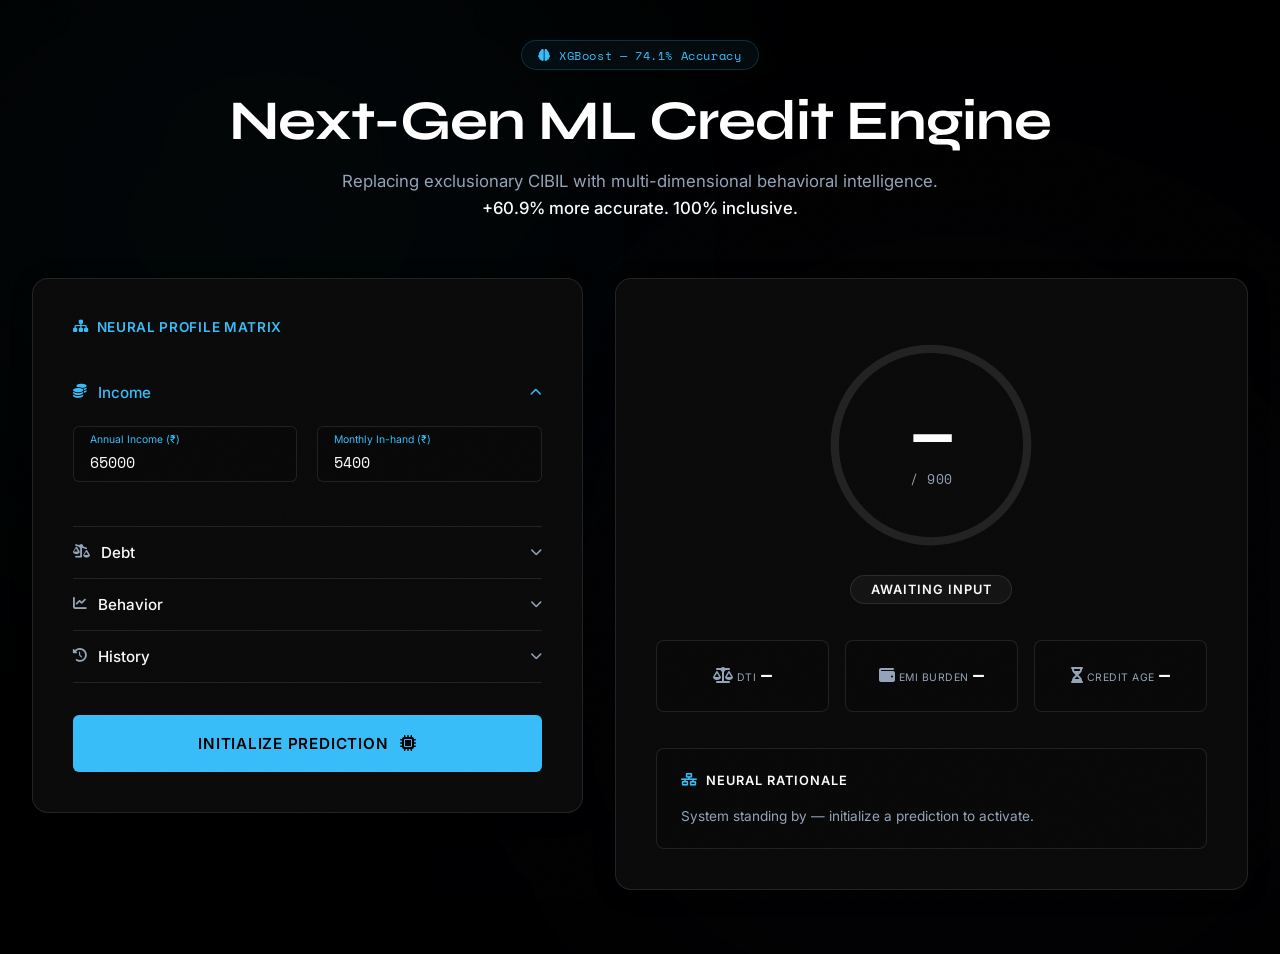
<file: index.html>
<!DOCTYPE html>
<html lang="en">
<head>
    <meta charset="UTF-8">
    <meta name="viewport" content="width=device-width, initial-scale=1.0">
    <title>ML Credit Scorer | Neural Finance</title>
    <meta name="description" content="Next-generation ML credit scoring engine replacing traditional CIBIL with behavioral analysis.">
    <link rel="preconnect" href="https://fonts.googleapis.com">
    <link rel="preconnect" href="https://fonts.gstatic.com" crossorigin>
    <link href="https://fonts.googleapis.com/css2?family=Syne:wght@600;700;800&family=Space+Mono:wght@400;700&family=Inter:wght@300;400;500&display=swap" rel="stylesheet">
    <link rel="stylesheet" href="https://cdnjs.cloudflare.com/ajax/libs/font-awesome/6.4.0/css/all.min.css">
    <link rel="stylesheet" href="style.css">
</head>
<body>

    <!-- Grain Texture -->
    <div class="grain"></div>

    <!-- 6 Layered Blobs -->
    <div class="blob b1"></div>
    <div class="blob b2"></div>
    <div class="blob b3"></div>
    <div class="blob b4"></div>
    <div class="blob b5"></div>
    <div class="blob b6"></div>

    <div class="wrapper">

        <header class="site-header">
            <div class="header-badge"><i class="fa-solid fa-brain"></i> XGBoost — 74.1% Accuracy</div>
            <h1 id="hero-title">Next-Gen ML Credit Engine</h1>
            <p class="hero-sub">Replacing exclusionary CIBIL with multi-dimensional behavioral intelligence. <em>+60.9% more accurate. 100% inclusive.</em></p>
        </header>

        <div class="dashboard">

            <!-- LEFT: Input Form -->
            <section class="panel form-panel">
                <div class="panel-label"><i class="fa-solid fa-sitemap"></i> Neural Profile Matrix</div>

                <form id="predict-form" novalidate>

                    <!-- Accordion: Income -->
                    <div class="accordion active" id="acc-income">
                        <button type="button" class="acc-header">
                            <span><i class="fa-solid fa-coins"></i> Income</span>
                            <i class="fa-solid fa-chevron-down caret"></i>
                        </button>
                        <div class="acc-body">
                            <div class="field-row">
                                <div class="field">
                                    <input type="number" id="Annual_Income" value="65000" placeholder=" " autocomplete="off">
                                    <label for="Annual_Income">Annual Income (₹)</label>
                                </div>
                                <div class="field">
                                    <input type="number" id="Monthly_Inhand_Salary" value="5400" placeholder=" " autocomplete="off">
                                    <label for="Monthly_Inhand_Salary">Monthly In-hand (₹)</label>
                                </div>
                            </div>
                        </div>
                    </div>

                    <!-- Accordion: Debt -->
                    <div class="accordion" id="acc-debt">
                        <button type="button" class="acc-header">
                            <span><i class="fa-solid fa-scale-unbalanced-flip"></i> Debt</span>
                            <i class="fa-solid fa-chevron-down caret"></i>
                        </button>
                        <div class="acc-body">
                            <div class="field-row">
                                <div class="field">
                                    <input type="number" id="Total_EMI_per_month" value="1200" placeholder=" " autocomplete="off">
                                    <label for="Total_EMI_per_month">Total EMI / Month (₹)</label>
                                </div>
                                <div class="field">
                                    <input type="number" id="Outstanding_Debt" value="2500" placeholder=" " autocomplete="off">
                                    <label for="Outstanding_Debt">Outstanding Debt (₹)</label>
                                </div>
                            </div>
                        </div>
                    </div>

                    <!-- Accordion: Behavior -->
                    <div class="accordion" id="acc-behavior">
                        <button type="button" class="acc-header">
                            <span><i class="fa-solid fa-chart-line"></i> Behavior</span>
                            <i class="fa-solid fa-chevron-down caret"></i>
                        </button>
                        <div class="acc-body">
                            <div class="field-row">
                                <div class="field">
                                    <input type="number" id="Delay_from_due_date" value="4" placeholder=" " autocomplete="off">
                                    <label for="Delay_from_due_date">Delay from Due Date (Days)</label>
                                </div>
                                <div class="field">
                                    <input type="number" id="Interest_Rate" value="12" step="0.1" placeholder=" " autocomplete="off">
                                    <label for="Interest_Rate">Interest Rate (%)</label>
                                </div>
                            </div>
                            <div class="field-row">
                                <div class="field">
                                    <input type="number" id="Changed_Credit_Limit" value="10.5" step="0.1" placeholder=" " autocomplete="off">
                                    <label for="Changed_Credit_Limit">Changed Credit Limit (%)</label>
                                </div>
                                <div class="field select-wrap">
                                    <select id="Payment_of_Min_Amount">
                                        <option value="No" selected>No — Pays Full Balance</option>
                                        <option value="Yes">Yes — Minimum Only</option>
                                        <option value="Not Meaningful">N/A</option>
                                    </select>
                                    <label for="Payment_of_Min_Amount">Min Amount Paid?</label>
                                    <i class="fa-solid fa-chevron-down sel-caret"></i>
                                </div>
                            </div>
                        </div>
                    </div>

                    <!-- Accordion: History -->
                    <div class="accordion" id="acc-history">
                        <button type="button" class="acc-header">
                            <span><i class="fa-solid fa-clock-rotate-left"></i> History</span>
                            <i class="fa-solid fa-chevron-down caret"></i>
                        </button>
                        <div class="acc-body">
                            <div class="field-row">
                                <div class="field">
                                    <input type="number" id="Credit_History_Months" value="84" placeholder=" " autocomplete="off">
                                    <label for="Credit_History_Months">Credit History (Months)</label>
                                </div>
                                <div class="field">
                                    <input type="number" id="Num_Credit_Inquiries" value="2" placeholder=" " autocomplete="off">
                                    <label for="Num_Credit_Inquiries">Credit Inquiries</label>
                                </div>
                            </div>
                            <div class="field-row">
                                <div class="field">
                                    <input type="number" id="Num_of_Loan" value="2" placeholder=" " autocomplete="off">
                                    <label for="Num_of_Loan">No. of Loans</label>
                                </div>
                                <div class="field">
                                    <input type="number" id="Num_Credit_Card" value="3" placeholder=" " autocomplete="off">
                                    <label for="Num_Credit_Card">No. of Credit Cards</label>
                                </div>
                            </div>
                            <div class="field-row">
                                <div class="field select-wrap full">
                                    <select id="Credit_Mix">
                                        <option value="Good">Good (Diverse Mix)</option>
                                        <option value="Standard" selected>Standard</option>
                                        <option value="Bad">Bad (One-dimensional)</option>
                                    </select>
                                    <label for="Credit_Mix">Credit Mix Profile</label>
                                    <i class="fa-solid fa-chevron-down sel-caret"></i>
                                </div>
                            </div>
                        </div>
                    </div>

                    <button type="submit" id="submit-btn" class="run-btn">
                        <span class="btn-label">INITIALIZE PREDICTION</span>
                        <i class="fa-solid fa-microchip btn-icon"></i>
                    </button>

                </form>
            </section>

            <!-- RIGHT: Score Display -->
            <section class="panel score-panel">

                <div class="gauge-zone">
                    <div class="ripple-ring" id="ripple-ring"></div>
                    <div class="gauge-wrap">
                        <svg viewBox="0 0 160 160" class="gauge-svg" id="gauge-svg">
                            <defs>
                                <linearGradient id="gaugeGrad" x1="0%" y1="100%" x2="100%" y2="0%">
                                    <stop offset="0%" stop-color="#ef4444"/>
                                    <stop offset="40%" stop-color="#f59e0b"/>
                                    <stop offset="75%" stop-color="#10b981"/>
                                    <stop offset="100%" stop-color="#00f0ff"/>
                                </linearGradient>
                            </defs>
                            <circle class="gauge-track" cx="80" cy="80" r="70"/>
                            <circle class="gauge-fill" id="gauge-fill" cx="80" cy="80" r="70"/>
                        </svg>
                        <div class="gauge-center">
                            <span class="score-num" id="target-score">—</span>
                            <span class="score-max">/ 900</span>
                        </div>
                    </div>
                    <div class="band-badge" id="band-badge">AWAITING INPUT</div>
                </div>

                <!-- Hex Metric Cards -->
                <div class="hex-row">
                    <div class="hex-card" id="card-dti">
                        <div class="hex-inner">
                            <i class="fa-solid fa-scale-balanced"></i>
                            <span class="hex-label">DTI</span>
                            <span class="hex-val" id="dti-val">—</span>
                        </div>
                    </div>
                    <div class="hex-card" id="card-emi">
                        <div class="hex-inner">
                            <i class="fa-solid fa-wallet"></i>
                            <span class="hex-label">EMI Burden</span>
                            <span class="hex-val" id="emi-val">—</span>
                        </div>
                    </div>
                    <div class="hex-card" id="card-age">
                        <div class="hex-inner">
                            <i class="fa-solid fa-hourglass-half"></i>
                            <span class="hex-label">Credit Age</span>
                            <span class="hex-val" id="age-val">—</span>
                        </div>
                    </div>
                </div>

                <!-- AI Insights -->
                <div class="insights-box">
                    <div class="insights-title">
                        <i class="fa-solid fa-network-wired"></i>
                        Neural Rationale
                    </div>
                    <ul class="rationale-list" id="rationale-list">
                        <li class="idle-hint">System standing by — initialize a prediction to activate.</li>
                    </ul>
                </div>

            </section>
        </div>
    </div>

    <script src="script.js"></script>
</body>
</html>
</file>
<file: style.css>
/* ── Reset & Base ─────────────────────────────────────────── */
*, *::before, *::after { box-sizing: border-box; margin: 0; padding: 0; }

:root {
    /* Premium Fintech Palette (Pure Black base) */
    --bg: #000000; 
    --surface: #0a0a0a; 
    --surface-hover: #141414;
    --border: rgba(255, 255, 255, 0.1);
    
    /* Professional Accent Colors */
    --cyan: #38bdf8;   /* Sky Blue */
    --violet: #818cf8; /* Indigo */
    --green: #10b981;  /* Emerald */
    --amber: #f59e0b;  /* Amber */
    --red: #ef4444;    /* Rose/Red */
    
    --text: #f8fafc;   /* Crisp White */
    --muted: #94a3b8;  /* Slate Gray */
    --r: 16px;         /* Corner Radius */
}

html { scroll-behavior: smooth; }

body {
    background: var(--bg);
    color: var(--text);
    font-family: 'Inter', sans-serif;
    min-height: 100vh;
    overflow-x: hidden;
    position: relative;
}

/* ── Premium Corporate Background ──────────────────────────── */
.grain {
    position: fixed; inset: 0; z-index: 999; pointer-events: none;
    opacity: 0.015; /* Extremely subtle */
    background-image: url("data:image/svg+xml,%3Csvg xmlns='http://www.w3.org/2000/svg' width='300' height='300'%3E%3Cfilter id='n'%3E%3CfeTurbulence type='fractalNoise' baseFrequency='0.9' numOctaves='4' stitchTiles='stitch'/%3E%3C/filter%3E%3Crect width='300' height='300' filter='url(%23n)'/%3E%3C/svg%3E");
    mix-blend-mode: overlay;
}

/* Two massive, ultra-soft ambient orbs for depth */
.blob {
    position: fixed; filter: blur(140px);
    pointer-events: none; z-index: 0;
    border-radius: 50%; opacity: 0.4;
}
.b1 { 
    width: 800px; height: 800px; 
    top: -20%; left: -10%; 
    background: rgba(56, 189, 248, 0.07); /* Subtle Blue */
    animation: driftSoft 40s ease-in-out infinite alternate; 
}
.b2 { 
    width: 900px; height: 900px; 
    bottom: -20%; right: -10%; 
    background: rgba(129, 140, 248, 0.06); /* Subtle Indigo */
    animation: driftSoft 50s ease-in-out infinite alternate-reverse; 
}
.b3, .b4, .b5, .b6 { display: none; } /* Removed excess blobs for cleaner look */

@keyframes driftSoft {
    from { transform: translate(0, 0) scale(1); }
    to   { transform: translate(3%, 3%) scale(1.05); }
}

/* ── Layout ────────────────────────────────────────────────── */
.wrapper { max-width: 1360px; margin: 0 auto; padding: 2.5rem 2rem 4rem; position: relative; z-index: 10; }

/* ── Header ────────────────────────────────────────────────── */
.site-header { text-align: center; margin-bottom: 3.5rem; }

.header-badge {
    display: inline-flex; align-items: center; gap: .5rem;
    border: 1px solid rgba(56, 189, 248, 0.2); border-radius: 99px;
    padding: .35rem 1rem; font-size: .75rem; color: var(--cyan);
    font-family: 'Space Mono', monospace; letter-spacing: .05em;
    margin-bottom: 1.25rem; background: rgba(56, 189, 248, 0.05);
}

h1#hero-title {
    font-family: 'Syne', sans-serif;
    font-size: clamp(2.2rem, 5vw, 3.5rem);
    font-weight: 700; letter-spacing: -.02em; line-height: 1.1;
    color: #ffffff;
    margin-bottom: 1rem;
}

/* letter stagger via JS wrapping */
h1#hero-title .ch {
    display: inline-block;
    opacity: 0; transform: translateY(20px);
    animation: charIn .55s cubic-bezier(.23,1,.32,1) forwards;
}
@keyframes charIn { to { opacity:1; transform:translateY(0); } }

.hero-sub {
    color: var(--muted); font-size: 1.05rem; line-height: 1.6; max-width: 600px; margin: 0 auto;
    opacity: 0; animation: fadeUp .8s ease .65s forwards;
}
.hero-sub em { color: var(--text); font-style: normal; font-weight: 500; }
@keyframes fadeUp { to { opacity:1; transform:translateY(0); } }

/* ── Dashboard Grid ────────────────────────────────────────── */
.dashboard { display: grid; grid-template-columns: 1fr 1.15fr; gap: 2rem; align-items: start; }

/* ── Clean Panels ───────────────────────────────────────────── */
.panel {
    background: var(--surface);
    border: 1px solid var(--border);
    border-radius: var(--r);
    padding: 2.5rem;
    box-shadow: 0 4px 24px -4px rgba(0, 0, 0, 0.3);
}
.panel-label {
    font-family: 'Inter', sans-serif; font-size: .85rem; font-weight: 600;
    letter-spacing: .05em; text-transform: uppercase;
    color: var(--cyan); margin-bottom: 2rem;
    display: flex; align-items: center; gap: .5rem;
}

/* ── Accordion ─────────────────────────────────────────────── */
.accordion { border-bottom: 1px solid var(--border); }

.acc-header {
    width: 100%; background: none; border: none; cursor: pointer;
    display: flex; justify-content: space-between; align-items: center;
    padding: 1rem 0; color: var(--text);
    font-family: 'Inter', sans-serif; font-size: .95rem; font-weight: 500;
    transition: color .2s;
}
.acc-header span { display: flex; align-items: center; gap: .7rem; }
.acc-header span i { color: var(--muted); font-size: .85rem; transition: color .2s;}
.acc-header .caret { color: var(--muted); font-size: .75rem; transition: transform .3s; }

.accordion:hover .acc-header { color: var(--cyan); }
.accordion:hover .acc-header span i { color: var(--cyan); }

.accordion.active .acc-header { color: var(--cyan); }
.accordion.active .acc-header span i { color: var(--cyan); }
.accordion.active .caret { transform: rotate(180deg); color: var(--cyan); }

.acc-body { display: none; padding-bottom: 1.5rem; padding-top: 0.5rem;}
.accordion.active .acc-body { display: block; }

/* ── Form Fields ───────────────────────────────────────────── */
.field-row { display: grid; grid-template-columns: 1fr 1fr; gap: 1.25rem; margin-bottom: 1.25rem; }
.full { grid-column: 1/-1; }

.field { 
    position: relative; 
    background: rgba(0, 0, 0, 0.2);
    border-radius: 6px;
    border: 1px solid var(--border);
    transition: border-color .2s, background .2s;
}

.field input,
.field select {
    width: 100%; background: transparent;
    border: none;
    color: var(--text); font-family: 'Space Mono', monospace;
    font-size: .95rem; padding: 1.5rem 1rem .5rem;
    outline: none; 
    appearance: none; -webkit-appearance: none;
}
.field select option { background: var(--surface); color: var(--text); }

.field label {
    position: absolute; left: 1rem; top: 1rem;
    font-size: .85rem; color: var(--muted);
    transition: .2s ease-out; pointer-events: none;
}
.field input:focus ~ label,
.field input:not(:placeholder-shown) ~ label {
    top: .4rem; font-size: .65rem; color: var(--cyan);
}
.select-wrap label { top: .4rem; font-size: .65rem; color: var(--cyan); }
.select-wrap .sel-caret {
    position: absolute; right: 1rem; top: 50%; transform: translateY(-50%);
    color: var(--muted); font-size: .75rem; pointer-events: none;
}

/* Focus State */
.field:focus-within {
    border-color: var(--cyan);
    background: rgba(56, 189, 248, 0.03);
}

.field input.flashed { animation: inputFlash .3s ease; }
@keyframes inputFlash { 0%,100%{background:transparent} 50%{background:rgba(56,189,248,.1)} }

/* ── Submit Button ─────────────────────────────────────────── */
.run-btn {
    width: 100%; margin-top: 2rem;
    border: none; border-radius: 6px;
    background: var(--cyan);
    color: #000; font-family: 'Inter', sans-serif;
    font-size: .95rem; font-weight: 600; letter-spacing: .05em;
    padding: 1.2rem; cursor: pointer;
    display: flex; justify-content: center; align-items: center; gap: .7rem;
    transition: transform .2s, box-shadow .2s, background .2s;
}
.run-btn:hover {
    background: #7dd3fc;
    box-shadow: 0 4px 14px rgba(56, 189, 248, 0.3);
    transform: translateY(-1px);
}
.run-btn.loading { 
    background: var(--surface-hover); color: var(--muted); 
    cursor: not-allowed; box-shadow: none; transform: none;
}
.btn-icon { font-size: 1rem; }

/* ── Score Panel ───────────────────────────────────────────── */
.score-panel { display: flex; flex-direction: column; gap: 2.25rem; }

/* Gauge Zone */
.gauge-zone { position: relative; display: flex; flex-direction: column; align-items: center; gap: 1.25rem; margin-top: 1rem;}

.ripple-ring {
    position: absolute; top: 50%; left: 50%;
    transform: translate(-50%, -50%);
    width: 220px; height: 220px;
    border-radius: 50%; border: 1px solid var(--cyan);
    opacity: 0; pointer-events: none;
}
.ripple-ring.pop { animation: ripplePop 1s cubic-bezier(.1,.8,.2,1) forwards; }
@keyframes ripplePop {
    0%  { width:210px; height:210px; opacity:.4; border-width:2px; }
    100%{ width:340px; height:340px; opacity:0;  border-width:1px; }
}

.gauge-wrap { position: relative; width: 220px; height: 220px; }

.gauge-svg {
    width: 100%; height: 100%;
    transform: rotate(-90deg);
    overflow: visible;
}
.gauge-track { stroke: var(--border); stroke-width: 6; fill: none; }
.gauge-fill {
    fill: none;
    stroke: url(#gaugeGrad); stroke-width: 6; stroke-linecap: round;
    stroke-dasharray: 439.8; /* 2π×70 */
    stroke-dashoffset: 439.8;
    transition: stroke-dashoffset 1.4s cubic-bezier(.34,1.56,.64,1);
}

.gauge-center {
    position: absolute; inset: 0;
    display: flex; flex-direction: column;
    align-items: center; justify-content: center;
}
.score-num {
    font-family: 'Space Mono', monospace;
    font-size: 4rem; font-weight: 700; line-height: 1;
    color: #fff;
    letter-spacing: -.05em;
}
.score-max {
    font-family: 'Space Mono', monospace;
    font-size: .8rem; color: var(--muted); letter-spacing: .05em;
    margin-top: .4rem;
}

/* Band Badge */
.band-badge {
    font-family: 'Inter', sans-serif; font-size: .8rem;
    font-weight: 600; letter-spacing: .08em; text-transform: uppercase;
    padding: .4rem 1.2rem; border-radius: 99px;
    background: var(--surface-hover); color: var(--text);
    transition: background .4s, color .4s;
    border: 1px solid var(--border);
}

.band-badge.Excellent     { background: rgba(16, 185, 129, 0.1); border-color: rgba(16, 185, 129, 0.3); color: var(--green); }
.band-badge.Good          { background: rgba(56, 189, 248, 0.1); border-color: rgba(56, 189, 248, 0.3); color: var(--cyan);  }
.band-badge.Fair          { background: rgba(245, 158, 11, 0.1); border-color: rgba(245, 158, 11, 0.3); color: var(--amber); }
.band-badge.Average, 
.band-badge.Below\.Average, 
.band-badge.Poor          { background: rgba(239, 68, 68, 0.1); border-color: rgba(239, 68, 68, 0.3); color: var(--red); }

/* ── Metric Cards (Square/Clean instead of Hex) ──────────────── */
.hex-row { display: grid; grid-template-columns: repeat(3, 1fr); gap: 1rem; width: 100%; }

.hex-card {
    background: rgba(0,0,0,0.2);
    border: 1px solid var(--border);
    border-radius: 8px;
    padding: 1.25rem 1rem;
    display: flex; flex-direction: column; align-items: center; text-align: center;
    transition: background .2s, border-color .2s;
}
.hex-card i { font-size: 1rem; color: var(--muted); margin-bottom: .5rem; transition: color .2s;}
.hex-label { font-size: .65rem; color: var(--muted); text-transform: uppercase; letter-spacing: .05em; margin-bottom: .5rem; }
.hex-val { font-family: 'Space Mono', monospace; font-size: 1.1rem; color: var(--text); font-weight: 700; }

.hex-card:hover { background: var(--surface-hover); border-color: var(--cyan);}
.hex-card:hover i { color: var(--cyan); }

.hex-card.danger { background: rgba(239, 68, 68, 0.05); border-color: rgba(239, 68, 68, 0.2); }
.hex-card.danger i, .hex-card.danger .hex-val { color: var(--red); }

/* ── AI Insights ───────────────────────────────────────────── */
.insights-box {
    background: rgba(0,0,0,0.15);
    border: 1px solid var(--border);
    border-radius: 8px; padding: 1.5rem;
}
.insights-title {
    font-family: 'Inter', sans-serif; font-size: .8rem; font-weight: 600;
    letter-spacing: .08em; text-transform: uppercase;
    color: var(--text); margin-bottom: 1.25rem;
    display: flex; align-items: center; gap: .5rem;
}
.insights-title i { color: var(--cyan); }

.rationale-list { list-style: none; display: flex; flex-direction: column; gap: .75rem; }
.idle-hint { color: var(--muted); font-size: .85rem; }

.rationale-list li.tip-item {
    display: flex; align-items: flex-start; gap: .85rem;
    padding: .85rem 1rem; border-radius: 6px;
    font-size: .85rem; color: var(--muted); line-height: 1.5;
    background: var(--surface);
    border: 1px solid var(--border);
    opacity: 0; transform: translateY(10px);
    animation: listSlide .4s ease forwards;
}
.rationale-list li.tip-item span { color: var(--text); }

@keyframes listSlide { to { opacity:1; transform:translateY(0); } }

.tip-item.good { border-left: 3px solid var(--green); }
.tip-item.help { border-left: 3px solid var(--amber); }
.tip-item i { margin-top: 3px; font-size: .9rem; flex-shrink: 0; }
.tip-item.good i { color: var(--green); }
.tip-item.help i { color: var(--amber); }

/* ── Responsive ────────────────────────────────────────────── */
@media (max-width: 920px) {
    .dashboard { grid-template-columns: 1fr; }
    .score-num { font-size: 3.5rem; }
    .field-row { grid-template-columns: 1fr; }
}
</file>
<file: static/style.css>
/* ── Reset & Base ─────────────────────────────────────────── */
*, *::before, *::after { box-sizing: border-box; margin: 0; padding: 0; }

:root {
    /* Premium Fintech Palette (Pure Black base) */
    --bg: #000000; 
    --surface: #0a0a0a; 
    --surface-hover: #141414;
    --border: rgba(255, 255, 255, 0.1);
    
    /* Professional Accent Colors */
    --cyan: #38bdf8;   /* Sky Blue */
    --violet: #818cf8; /* Indigo */
    --green: #10b981;  /* Emerald */
    --amber: #f59e0b;  /* Amber */
    --red: #ef4444;    /* Rose/Red */
    
    --text: #f8fafc;   /* Crisp White */
    --muted: #94a3b8;  /* Slate Gray */
    --r: 16px;         /* Corner Radius */
}

html { scroll-behavior: smooth; }

body {
    background: var(--bg);
    color: var(--text);
    font-family: 'Inter', sans-serif;
    min-height: 100vh;
    overflow-x: hidden;
    position: relative;
}

/* ── Premium Corporate Background ──────────────────────────── */
.grain {
    position: fixed; inset: 0; z-index: 999; pointer-events: none;
    opacity: 0.015; /* Extremely subtle */
    background-image: url("data:image/svg+xml,%3Csvg xmlns='http://www.w3.org/2000/svg' width='300' height='300'%3E%3Cfilter id='n'%3E%3CfeTurbulence type='fractalNoise' baseFrequency='0.9' numOctaves='4' stitchTiles='stitch'/%3E%3C/filter%3E%3Crect width='300' height='300' filter='url(%23n)'/%3E%3C/svg%3E");
    mix-blend-mode: overlay;
}

/* Two massive, ultra-soft ambient orbs for depth */
.blob {
    position: fixed; filter: blur(140px);
    pointer-events: none; z-index: 0;
    border-radius: 50%; opacity: 0.4;
}
.b1 { 
    width: 800px; height: 800px; 
    top: -20%; left: -10%; 
    background: rgba(56, 189, 248, 0.07); /* Subtle Blue */
    animation: driftSoft 40s ease-in-out infinite alternate; 
}
.b2 { 
    width: 900px; height: 900px; 
    bottom: -20%; right: -10%; 
    background: rgba(129, 140, 248, 0.06); /* Subtle Indigo */
    animation: driftSoft 50s ease-in-out infinite alternate-reverse; 
}
.b3, .b4, .b5, .b6 { display: none; } /* Removed excess blobs for cleaner look */

@keyframes driftSoft {
    from { transform: translate(0, 0) scale(1); }
    to   { transform: translate(3%, 3%) scale(1.05); }
}

/* ── Layout ────────────────────────────────────────────────── */
.wrapper { max-width: 1360px; margin: 0 auto; padding: 2.5rem 2rem 4rem; position: relative; z-index: 10; }

/* ── Header ────────────────────────────────────────────────── */
.site-header { text-align: center; margin-bottom: 3.5rem; }

.header-badge {
    display: inline-flex; align-items: center; gap: .5rem;
    border: 1px solid rgba(56, 189, 248, 0.2); border-radius: 99px;
    padding: .35rem 1rem; font-size: .75rem; color: var(--cyan);
    font-family: 'Space Mono', monospace; letter-spacing: .05em;
    margin-bottom: 1.25rem; background: rgba(56, 189, 248, 0.05);
}

h1#hero-title {
    font-family: 'Syne', sans-serif;
    font-size: clamp(2.2rem, 5vw, 3.5rem);
    font-weight: 700; letter-spacing: -.02em; line-height: 1.1;
    color: #ffffff;
    margin-bottom: 1rem;
}

/* letter stagger via JS wrapping */
h1#hero-title .ch {
    display: inline-block;
    opacity: 0; transform: translateY(20px);
    animation: charIn .55s cubic-bezier(.23,1,.32,1) forwards;
}
@keyframes charIn { to { opacity:1; transform:translateY(0); } }

.hero-sub {
    color: var(--muted); font-size: 1.05rem; line-height: 1.6; max-width: 600px; margin: 0 auto;
    opacity: 0; animation: fadeUp .8s ease .65s forwards;
}
.hero-sub em { color: var(--text); font-style: normal; font-weight: 500; }
@keyframes fadeUp { to { opacity:1; transform:translateY(0); } }

/* ── Dashboard Grid ────────────────────────────────────────── */
.dashboard { display: grid; grid-template-columns: 1fr 1.15fr; gap: 2rem; align-items: start; }

/* ── Clean Panels ───────────────────────────────────────────── */
.panel {
    background: var(--surface);
    border: 1px solid var(--border);
    border-radius: var(--r);
    padding: 2.5rem;
    box-shadow: 0 4px 24px -4px rgba(0, 0, 0, 0.3);
}
.panel-label {
    font-family: 'Inter', sans-serif; font-size: .85rem; font-weight: 600;
    letter-spacing: .05em; text-transform: uppercase;
    color: var(--cyan); margin-bottom: 2rem;
    display: flex; align-items: center; gap: .5rem;
}

/* ── Accordion ─────────────────────────────────────────────── */
.accordion { border-bottom: 1px solid var(--border); }

.acc-header {
    width: 100%; background: none; border: none; cursor: pointer;
    display: flex; justify-content: space-between; align-items: center;
    padding: 1rem 0; color: var(--text);
    font-family: 'Inter', sans-serif; font-size: .95rem; font-weight: 500;
    transition: color .2s;
}
.acc-header span { display: flex; align-items: center; gap: .7rem; }
.acc-header span i { color: var(--muted); font-size: .85rem; transition: color .2s;}
.acc-header .caret { color: var(--muted); font-size: .75rem; transition: transform .3s; }

.accordion:hover .acc-header { color: var(--cyan); }
.accordion:hover .acc-header span i { color: var(--cyan); }

.accordion.active .acc-header { color: var(--cyan); }
.accordion.active .acc-header span i { color: var(--cyan); }
.accordion.active .caret { transform: rotate(180deg); color: var(--cyan); }

.acc-body { display: none; padding-bottom: 1.5rem; padding-top: 0.5rem;}
.accordion.active .acc-body { display: block; }

/* ── Form Fields ───────────────────────────────────────────── */
.field-row { display: grid; grid-template-columns: 1fr 1fr; gap: 1.25rem; margin-bottom: 1.25rem; }
.full { grid-column: 1/-1; }

.field { 
    position: relative; 
    background: rgba(0, 0, 0, 0.2);
    border-radius: 6px;
    border: 1px solid var(--border);
    transition: border-color .2s, background .2s;
}

.field input,
.field select {
    width: 100%; background: transparent;
    border: none;
    color: var(--text); font-family: 'Space Mono', monospace;
    font-size: .95rem; padding: 1.5rem 1rem .5rem;
    outline: none; 
    appearance: none; -webkit-appearance: none;
}
.field select option { background: var(--surface); color: var(--text); }

.field label {
    position: absolute; left: 1rem; top: 1rem;
    font-size: .85rem; color: var(--muted);
    transition: .2s ease-out; pointer-events: none;
}
.field input:focus ~ label,
.field input:not(:placeholder-shown) ~ label {
    top: .4rem; font-size: .65rem; color: var(--cyan);
}
.select-wrap label { top: .4rem; font-size: .65rem; color: var(--cyan); }
.select-wrap .sel-caret {
    position: absolute; right: 1rem; top: 50%; transform: translateY(-50%);
    color: var(--muted); font-size: .75rem; pointer-events: none;
}

/* Focus State */
.field:focus-within {
    border-color: var(--cyan);
    background: rgba(56, 189, 248, 0.03);
}

.field input.flashed { animation: inputFlash .3s ease; }
@keyframes inputFlash { 0%,100%{background:transparent} 50%{background:rgba(56,189,248,.1)} }

/* ── Submit Button ─────────────────────────────────────────── */
.run-btn {
    width: 100%; margin-top: 2rem;
    border: none; border-radius: 6px;
    background: var(--cyan);
    color: #000; font-family: 'Inter', sans-serif;
    font-size: .95rem; font-weight: 600; letter-spacing: .05em;
    padding: 1.2rem; cursor: pointer;
    display: flex; justify-content: center; align-items: center; gap: .7rem;
    transition: transform .2s, box-shadow .2s, background .2s;
}
.run-btn:hover {
    background: #7dd3fc;
    box-shadow: 0 4px 14px rgba(56, 189, 248, 0.3);
    transform: translateY(-1px);
}
.run-btn.loading { 
    background: var(--surface-hover); color: var(--muted); 
    cursor: not-allowed; box-shadow: none; transform: none;
}
.btn-icon { font-size: 1rem; }

/* ── Score Panel ───────────────────────────────────────────── */
.score-panel { display: flex; flex-direction: column; gap: 2.25rem; }

/* Gauge Zone */
.gauge-zone { position: relative; display: flex; flex-direction: column; align-items: center; gap: 1.25rem; margin-top: 1rem;}

.ripple-ring {
    position: absolute; top: 50%; left: 50%;
    transform: translate(-50%, -50%);
    width: 220px; height: 220px;
    border-radius: 50%; border: 1px solid var(--cyan);
    opacity: 0; pointer-events: none;
}
.ripple-ring.pop { animation: ripplePop 1s cubic-bezier(.1,.8,.2,1) forwards; }
@keyframes ripplePop {
    0%  { width:210px; height:210px; opacity:.4; border-width:2px; }
    100%{ width:340px; height:340px; opacity:0;  border-width:1px; }
}

.gauge-wrap { position: relative; width: 220px; height: 220px; }

.gauge-svg {
    width: 100%; height: 100%;
    transform: rotate(-90deg);
    overflow: visible;
}
.gauge-track { stroke: var(--border); stroke-width: 6; fill: none; }
.gauge-fill {
    fill: none;
    stroke: url(#gaugeGrad); stroke-width: 6; stroke-linecap: round;
    stroke-dasharray: 439.8; /* 2π×70 */
    stroke-dashoffset: 439.8;
    transition: stroke-dashoffset 1.4s cubic-bezier(.34,1.56,.64,1);
}

.gauge-center {
    position: absolute; inset: 0;
    display: flex; flex-direction: column;
    align-items: center; justify-content: center;
}
.score-num {
    font-family: 'Space Mono', monospace;
    font-size: 4rem; font-weight: 700; line-height: 1;
    color: #fff;
    letter-spacing: -.05em;
}
.score-max {
    font-family: 'Space Mono', monospace;
    font-size: .8rem; color: var(--muted); letter-spacing: .05em;
    margin-top: .4rem;
}

/* Band Badge */
.band-badge {
    font-family: 'Inter', sans-serif; font-size: .8rem;
    font-weight: 600; letter-spacing: .08em; text-transform: uppercase;
    padding: .4rem 1.2rem; border-radius: 99px;
    background: var(--surface-hover); color: var(--text);
    transition: background .4s, color .4s;
    border: 1px solid var(--border);
}

.band-badge.Excellent     { background: rgba(16, 185, 129, 0.1); border-color: rgba(16, 185, 129, 0.3); color: var(--green); }
.band-badge.Good          { background: rgba(56, 189, 248, 0.1); border-color: rgba(56, 189, 248, 0.3); color: var(--cyan);  }
.band-badge.Fair          { background: rgba(245, 158, 11, 0.1); border-color: rgba(245, 158, 11, 0.3); color: var(--amber); }
.band-badge.Average, 
.band-badge.Below\.Average, 
.band-badge.Poor          { background: rgba(239, 68, 68, 0.1); border-color: rgba(239, 68, 68, 0.3); color: var(--red); }

/* ── Metric Cards (Square/Clean instead of Hex) ──────────────── */
.hex-row { display: grid; grid-template-columns: repeat(3, 1fr); gap: 1rem; width: 100%; }

.hex-card {
    background: rgba(0,0,0,0.2);
    border: 1px solid var(--border);
    border-radius: 8px;
    padding: 1.25rem 1rem;
    display: flex; flex-direction: column; align-items: center; text-align: center;
    transition: background .2s, border-color .2s;
}
.hex-card i { font-size: 1rem; color: var(--muted); margin-bottom: .5rem; transition: color .2s;}
.hex-label { font-size: .65rem; color: var(--muted); text-transform: uppercase; letter-spacing: .05em; margin-bottom: .5rem; }
.hex-val { font-family: 'Space Mono', monospace; font-size: 1.1rem; color: var(--text); font-weight: 700; }

.hex-card:hover { background: var(--surface-hover); border-color: var(--cyan);}
.hex-card:hover i { color: var(--cyan); }

.hex-card.danger { background: rgba(239, 68, 68, 0.05); border-color: rgba(239, 68, 68, 0.2); }
.hex-card.danger i, .hex-card.danger .hex-val { color: var(--red); }

/* ── AI Insights ───────────────────────────────────────────── */
.insights-box {
    background: rgba(0,0,0,0.15);
    border: 1px solid var(--border);
    border-radius: 8px; padding: 1.5rem;
}
.insights-title {
    font-family: 'Inter', sans-serif; font-size: .8rem; font-weight: 600;
    letter-spacing: .08em; text-transform: uppercase;
    color: var(--text); margin-bottom: 1.25rem;
    display: flex; align-items: center; gap: .5rem;
}
.insights-title i { color: var(--cyan); }

.rationale-list { list-style: none; display: flex; flex-direction: column; gap: .75rem; }
.idle-hint { color: var(--muted); font-size: .85rem; }

.rationale-list li.tip-item {
    display: flex; align-items: flex-start; gap: .85rem;
    padding: .85rem 1rem; border-radius: 6px;
    font-size: .85rem; color: var(--muted); line-height: 1.5;
    background: var(--surface);
    border: 1px solid var(--border);
    opacity: 0; transform: translateY(10px);
    animation: listSlide .4s ease forwards;
}
.rationale-list li.tip-item span { color: var(--text); }

@keyframes listSlide { to { opacity:1; transform:translateY(0); } }

.tip-item.good { border-left: 3px solid var(--green); }
.tip-item.help { border-left: 3px solid var(--amber); }
.tip-item i { margin-top: 3px; font-size: .9rem; flex-shrink: 0; }
.tip-item.good i { color: var(--green); }
.tip-item.help i { color: var(--amber); }

/* ── Responsive ────────────────────────────────────────────── */
@media (max-width: 920px) {
    .dashboard { grid-template-columns: 1fr; }
    .score-num { font-size: 3.5rem; }
    .field-row { grid-template-columns: 1fr; }
}
</file>
